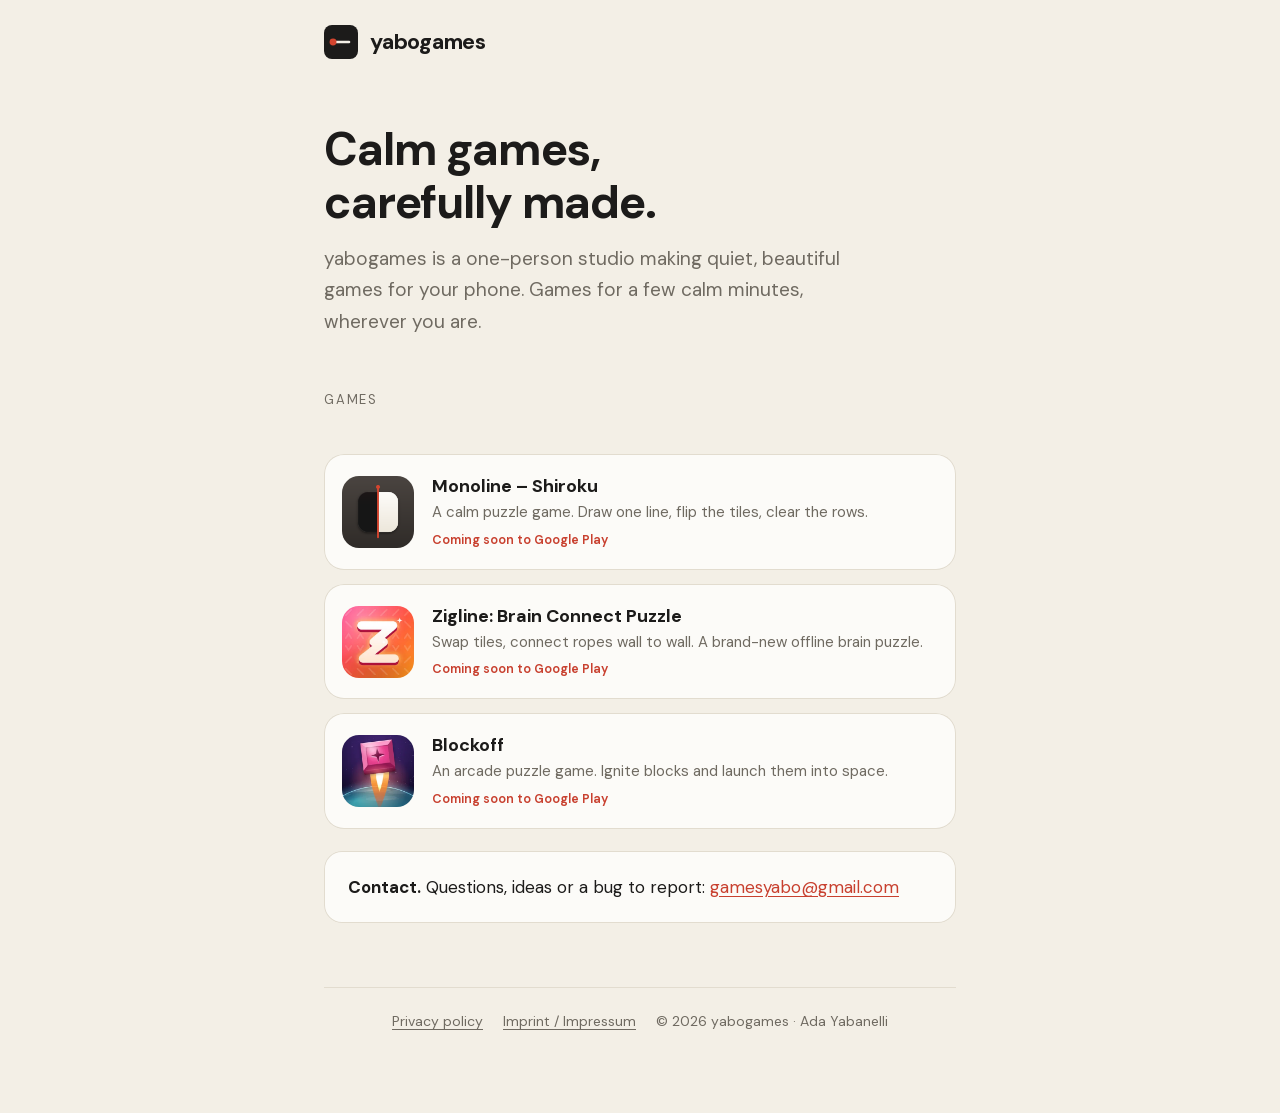
<file: index.html>
<!DOCTYPE html>
<html lang="en">
<head>
<meta charset="utf-8">
<meta name="viewport" content="width=device-width, initial-scale=1">
<title>yabogames</title>
<meta name="description" content="yabogames is a one-person game studio making calm, carefully made games for your phone.">
<link rel="icon" type="image/svg+xml" href="favicon.svg">
<link rel="stylesheet" href="style.css">
</head>
<body>
<main class="studio">
  <a class="brand" href="index.html"><img src="favicon.svg" alt="" width="34" height="34">yabogames</a>
  <h1>Calm games,<br>carefully made.</h1>
  <p class="lead">yabogames is a one-person studio making quiet, beautiful games for your phone. Games for a few calm minutes, wherever you are.</p>

  <p class="label">Games</p>
  <div class="games">
    <a class="game" href="monoline/">
      <img src="monoline/icon.png" alt="Monoline – Shiroku icon">
      <div><b>Monoline – Shiroku</b><span>A calm puzzle game. Draw one line, flip the tiles, clear the rows.</span><em>Coming soon to Google Play</em></div>
    </a>
    <a class="game" href="zigline/">
      <img src="zigline/icon.png" alt="Zigline: Brain Connect Puzzle icon">
      <div><b>Zigline: Brain Connect Puzzle</b><span>Swap tiles, connect ropes wall to wall. A brand-new offline brain puzzle.</span><em>Coming soon to Google Play</em></div>
    </a>
    <a class="game" href="blockoff/">
      <img src="blockoff/icon.png" alt="Blockoff icon">
      <div><b>Blockoff</b><span>An arcade puzzle game. Ignite blocks and launch them into space.</span><em>Coming soon to Google Play</em></div>
    </a>
  </div>

  <div class="card">
    <p><strong>Contact.</strong> Questions, ideas or a bug to report: <a href="mailto:gamesyabo@gmail.com">gamesyabo@gmail.com</a></p>
  </div>

  <footer>
    <a href="privacy.html">Privacy policy</a>
    <a href="imprint.html">Imprint / Impressum</a>
    <span>© 2026 yabogames · Ada Yabanelli</span>
  </footer>
</main>
</body>
</html>
</file>
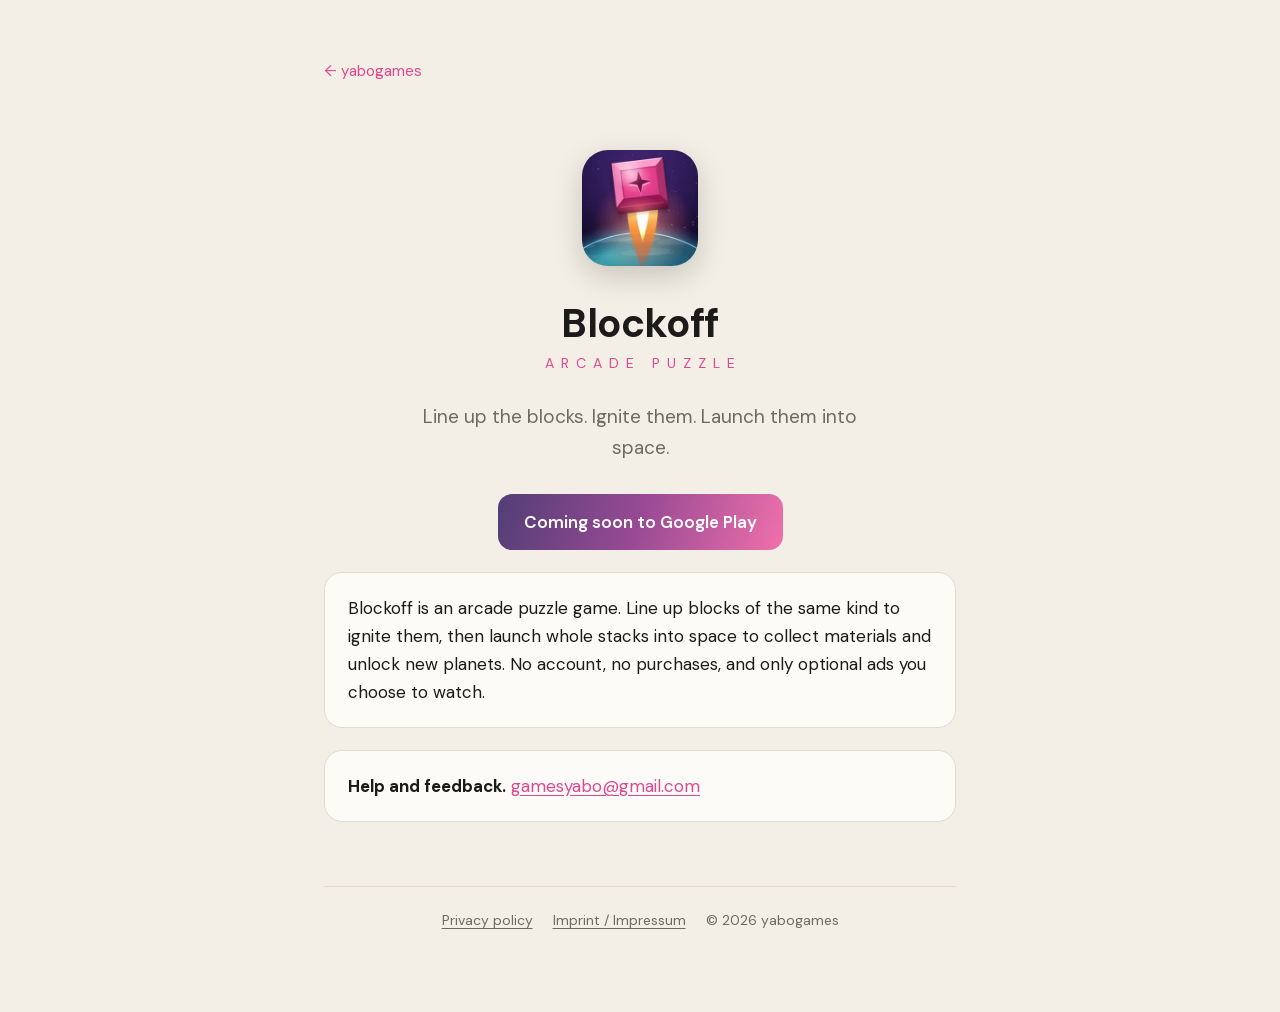
<file: blockoff/index.html>
<!DOCTYPE html>
<html lang="en">
<head>
<meta charset="utf-8">
<meta name="viewport" content="width=device-width, initial-scale=1">
<title>Blockoff · yabogames</title>
<meta name="description" content="An arcade puzzle game: ignite blocks and launch whole stacks into space.">
<link rel="icon" type="image/png" href="favicon.png">
<link rel="stylesheet" href="../style.css">
</head>
<body class="blockoff">
<main>
  <a class="back" href="../index.html">← yabogames</a>
  <section class="hero">
    <img src="icon.png" alt="Blockoff app icon">
    <h1>Blockoff</h1>
    <div class="sub">Arcade Puzzle</div>
    <p class="lead">Line up the blocks. Ignite them. Launch them into space.</p>
    <span class="button soon">Coming soon to Google Play</span>
  </section>
  <div class="card">
    <p>Blockoff is an arcade puzzle game. Line up blocks of the same kind to ignite them, then launch whole stacks into space to collect materials and unlock new planets. No account, no purchases, and only optional ads you choose to watch.</p>
  </div>
  <div class="card">
    <p><strong>Help and feedback.</strong> <a href="mailto:gamesyabo@gmail.com">gamesyabo@gmail.com</a></p>
  </div>
  <footer>
    <a href="../privacy.html">Privacy policy</a>
    <a href="../imprint.html">Imprint / Impressum</a>
    <span>© 2026 yabogames</span>
  </footer>
</main>
</body>
</html>
</file>
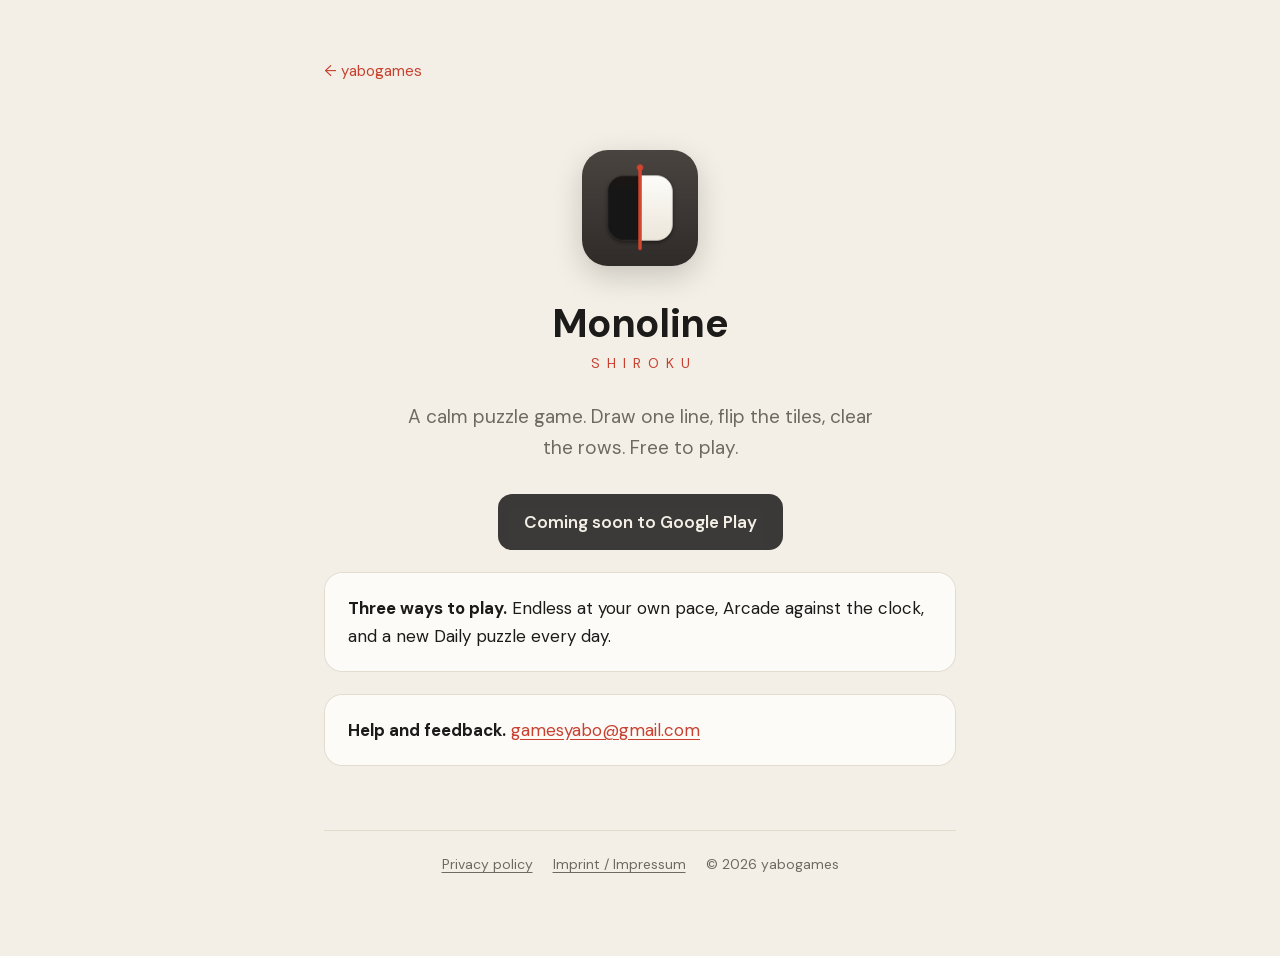
<file: monoline/index.html>
<!DOCTYPE html>
<html lang="en">
<head>
<meta charset="utf-8">
<meta name="viewport" content="width=device-width, initial-scale=1">
<title>Monoline – Shiroku · yabogames</title>
<meta name="description" content="A calm puzzle game about drawing one line and flipping tiles.">
<link rel="icon" type="image/svg+xml" href="favicon.svg">
<link rel="stylesheet" href="../style.css">
</head>
<body>
<main>
  <a class="back" href="../index.html">← yabogames</a>
  <section class="hero">
    <img src="icon.png" alt="Monoline – Shiroku app icon">
    <h1>Monoline</h1>
    <div class="sub">Shiroku</div>
    <p class="lead">A calm puzzle game. Draw one line, flip the tiles, clear the rows. Free to play.</p>
    <span class="button soon">Coming soon to Google Play</span>
  </section>
  <div class="card">
    <p><strong>Three ways to play.</strong> Endless at your own pace, Arcade against the clock, and a new Daily puzzle every day.</p>
  </div>
  <div class="card">
    <p><strong>Help and feedback.</strong> <a href="mailto:gamesyabo@gmail.com">gamesyabo@gmail.com</a></p>
  </div>
  <footer>
    <a href="../privacy.html">Privacy policy</a>
    <a href="../imprint.html">Imprint / Impressum</a>
    <span>© 2026 yabogames</span>
  </footer>
</main>
</body>
</html>
</file>
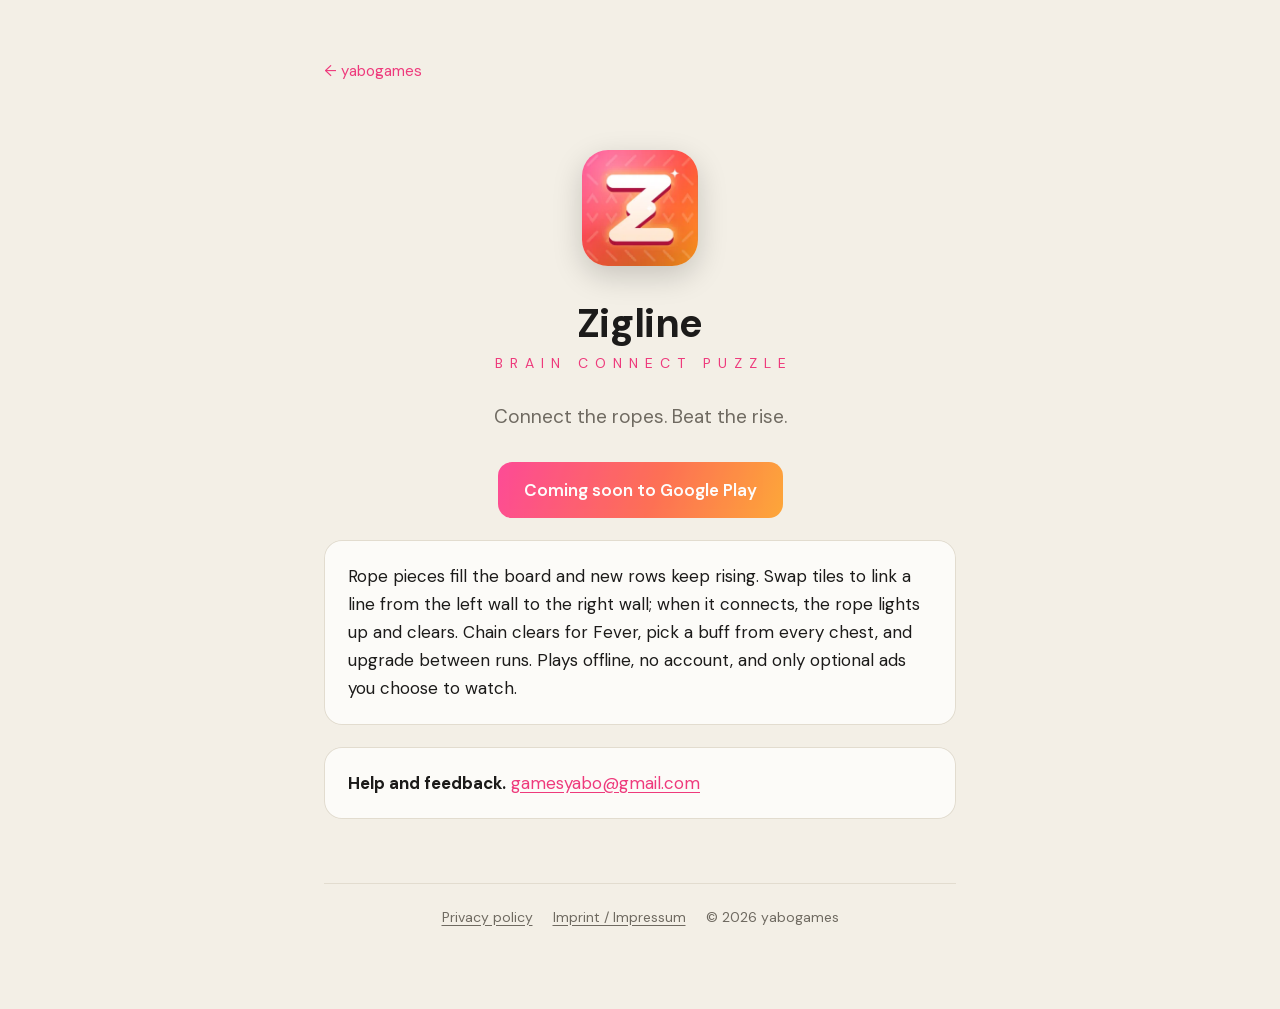
<file: zigline/index.html>
<!DOCTYPE html>
<html lang="en">
<head>
<meta charset="utf-8">
<meta name="viewport" content="width=device-width, initial-scale=1">
<title>Zigline: Brain Connect Puzzle · yabogames</title>
<meta name="description" content="Swap tiles, connect ropes wall to wall. A brand-new offline brain puzzle.">
<link rel="icon" type="image/png" href="favicon.png">
<link rel="stylesheet" href="../style.css">
</head>
<body class="zigline">
<main>
  <a class="back" href="../index.html">← yabogames</a>
  <section class="hero">
    <img src="icon.png" alt="Zigline: Brain Connect Puzzle app icon">
    <h1>Zigline</h1>
    <div class="sub">Brain Connect Puzzle</div>
    <p class="lead">Connect the ropes. Beat the rise.</p>
    <span class="button soon">Coming soon to Google Play</span>
  </section>
  <div class="card">
    <p>Rope pieces fill the board and new rows keep rising. Swap tiles to link a line from the left wall to the right wall; when it connects, the rope lights up and clears. Chain clears for Fever, pick a buff from every chest, and upgrade between runs. Plays offline, no account, and only optional ads you choose to watch.</p>
  </div>
  <div class="card">
    <p><strong>Help and feedback.</strong> <a href="mailto:gamesyabo@gmail.com">gamesyabo@gmail.com</a></p>
  </div>
  <footer>
    <a href="../privacy.html">Privacy policy</a>
    <a href="../imprint.html">Imprint / Impressum</a>
    <span>© 2026 yabogames</span>
  </footer>
</main>
</body>
</html>
</file>
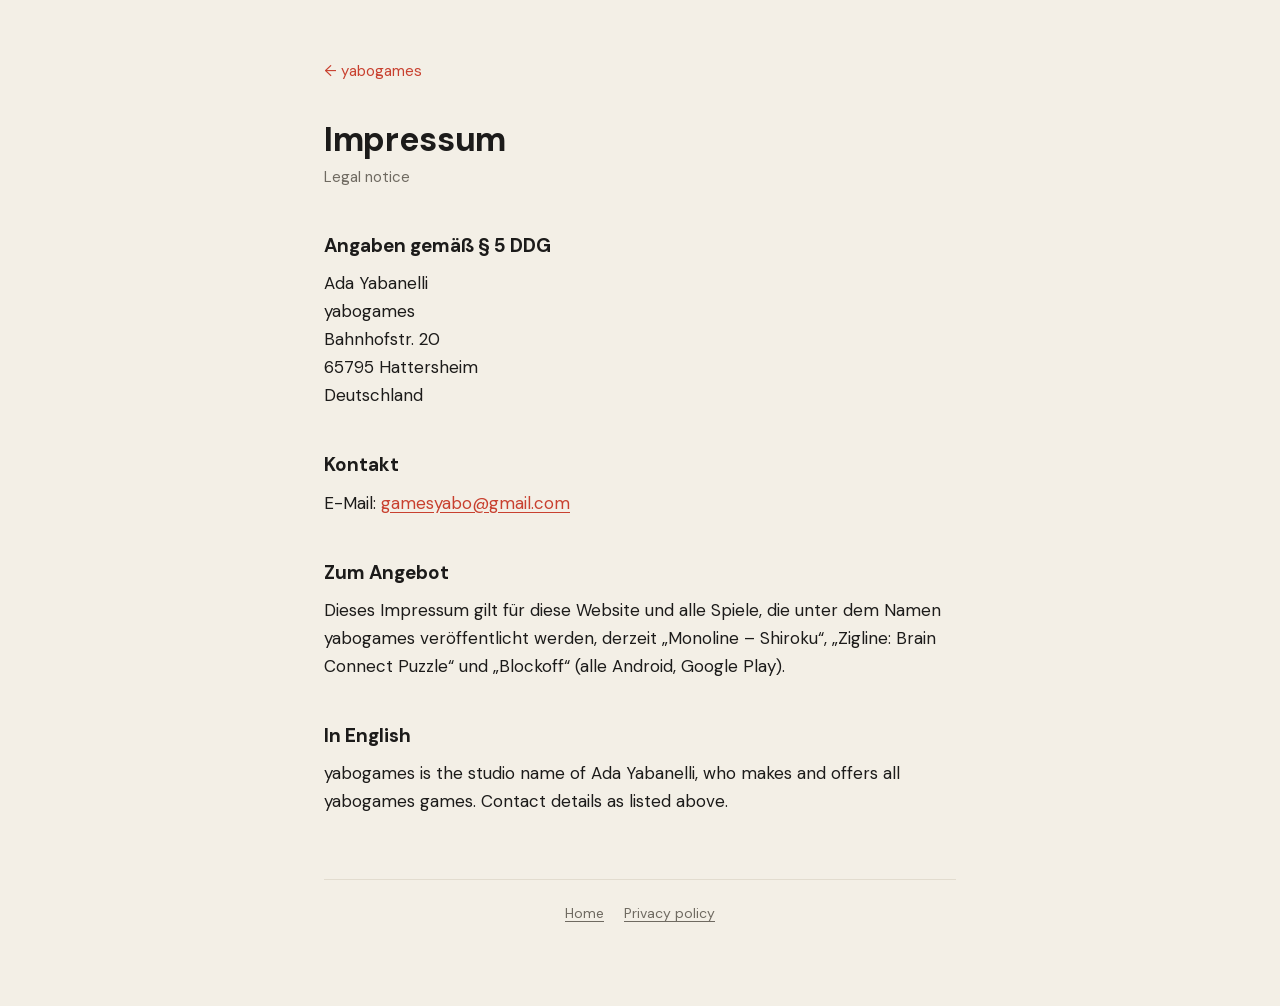
<file: imprint.html>
<!DOCTYPE html>
<html lang="de">
<head>
<meta charset="utf-8">
<meta name="viewport" content="width=device-width, initial-scale=1">
<title>Impressum · yabogames</title>
<link rel="icon" type="image/svg+xml" href="favicon.svg">
<link rel="stylesheet" href="style.css">
</head>
<body>
<main>
  <a class="back" href="index.html">← yabogames</a>
  <h1>Impressum</h1>
  <p class="meta">Legal notice</p>

  <h2>Angaben gemäß § 5 DDG</h2>
  <p>
    Ada Yabanelli<br>
    yabogames<br>
    Bahnhofstr. 20<br>
    65795 Hattersheim<br>
    Deutschland
  </p>

  <h2>Kontakt</h2>
  <p>E-Mail: <a href="mailto:gamesyabo@gmail.com">gamesyabo@gmail.com</a></p>

  <h2>Zum Angebot</h2>
  <p>Dieses Impressum gilt für diese Website und alle Spiele, die unter dem Namen yabogames veröffentlicht werden, derzeit „Monoline – Shiroku“, „Zigline: Brain Connect Puzzle“ und „Blockoff“ (alle Android, Google Play).</p>

  <h2 lang="en">In English</h2>
  <p lang="en">yabogames is the studio name of Ada Yabanelli, who makes and offers all yabogames games. Contact details as listed above.</p>

  <footer>
    <a href="index.html">Home</a>
    <a href="privacy.html">Privacy policy</a>
  </footer>
</main>
</body>
</html>
</file>
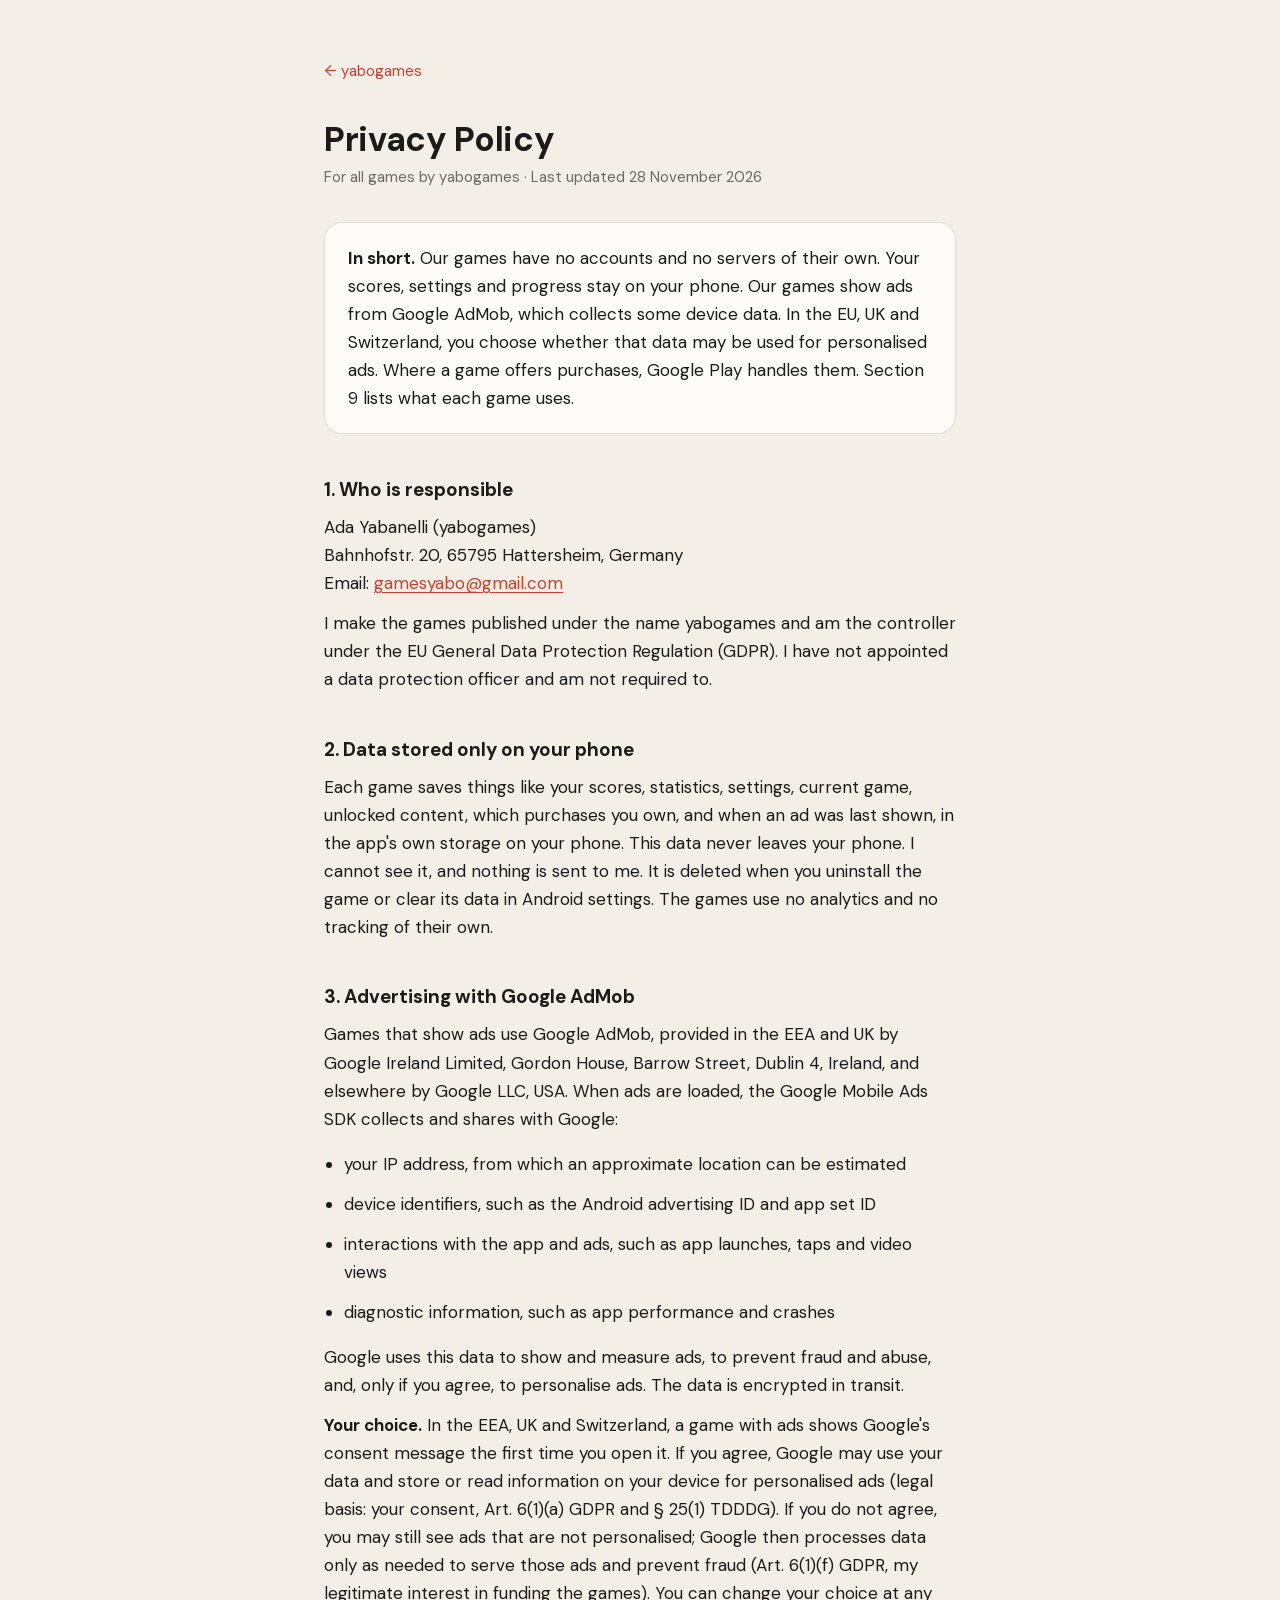
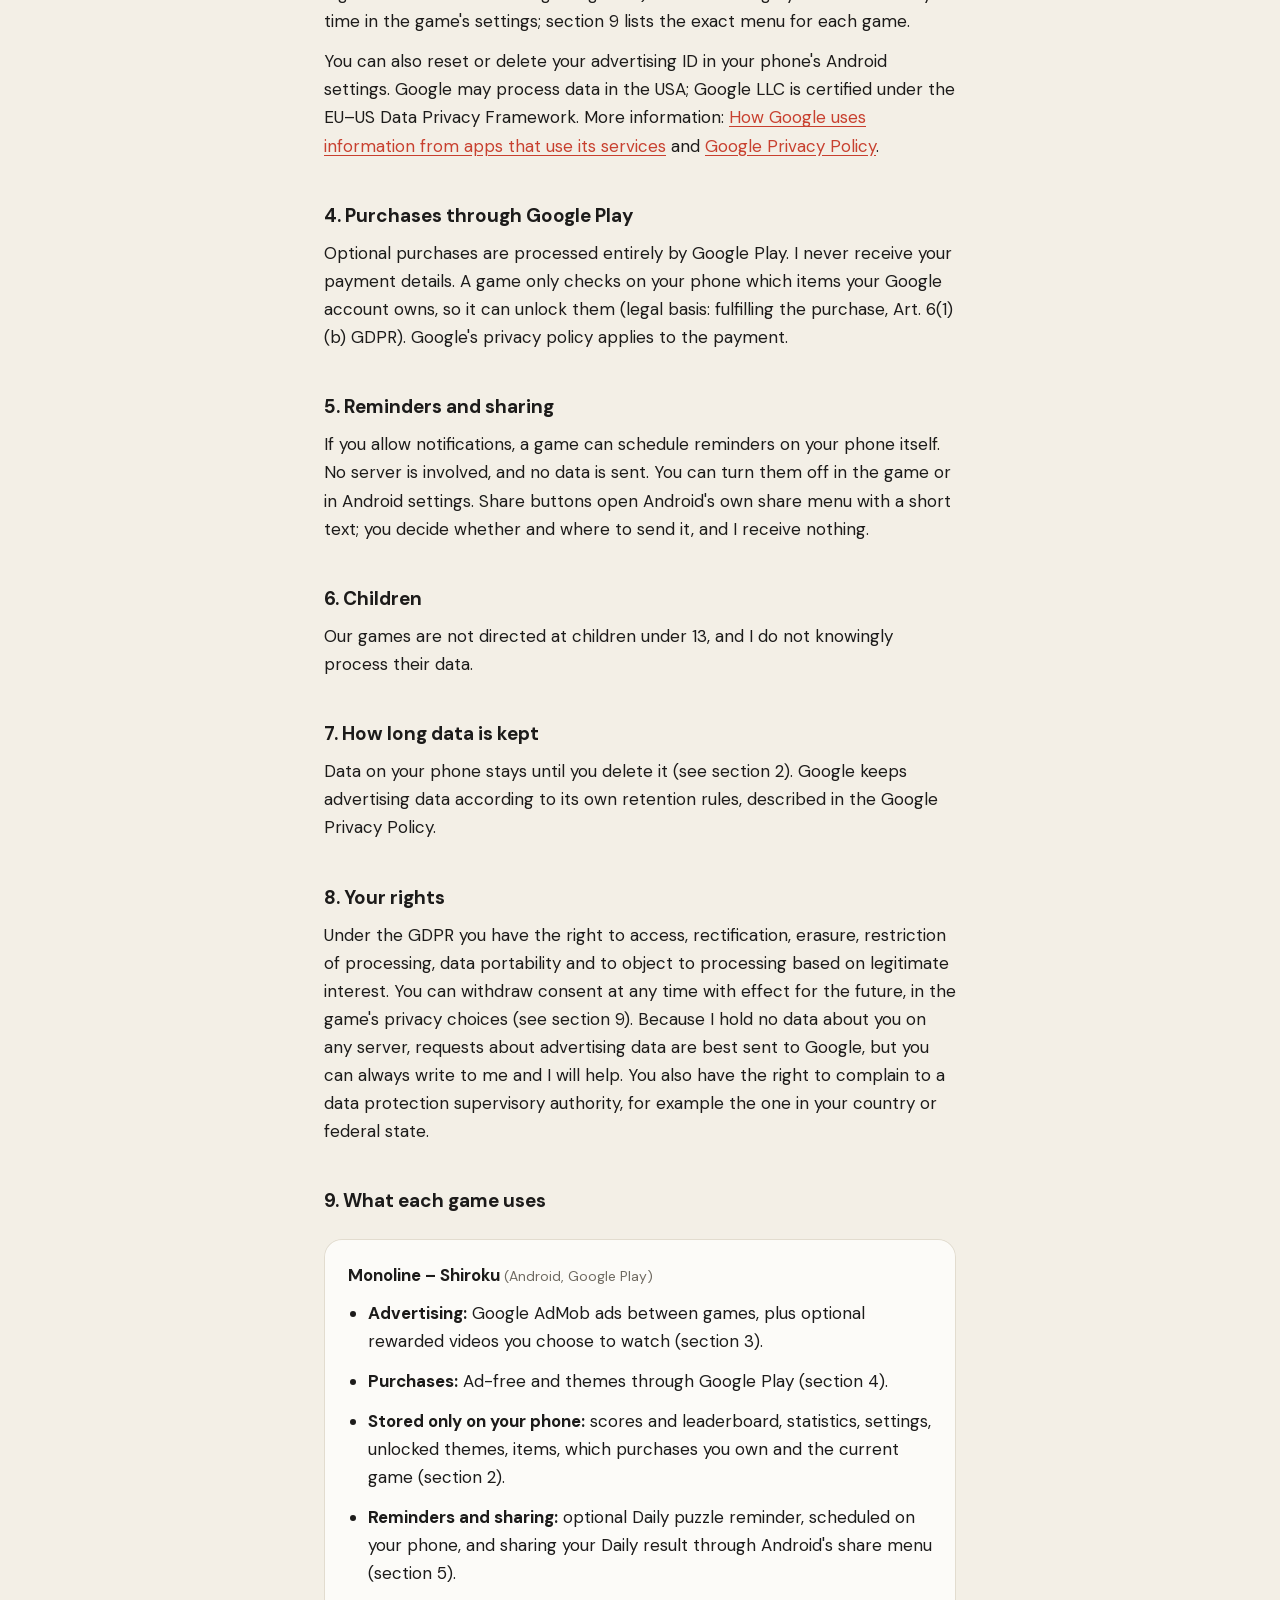
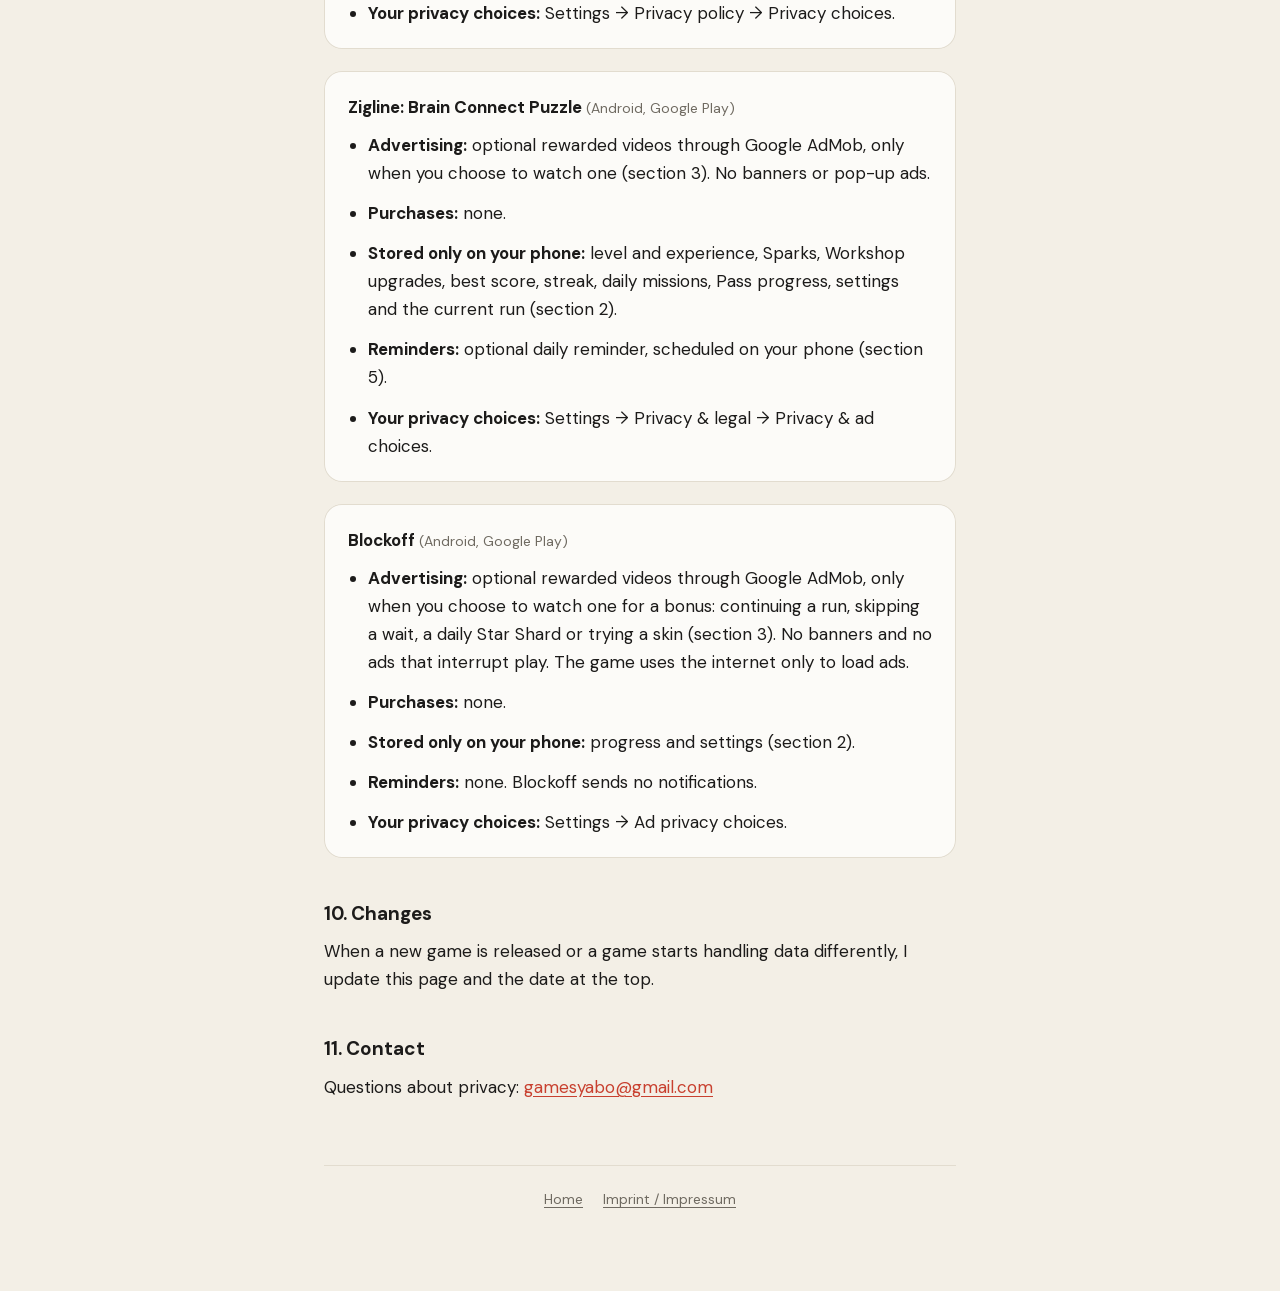
<file: privacy.html>
<!DOCTYPE html>
<html lang="en">
<head>
<meta charset="utf-8">
<meta name="viewport" content="width=device-width, initial-scale=1">
<title>Privacy Policy · yabogames</title>
<link rel="icon" type="image/svg+xml" href="favicon.svg">
<link rel="stylesheet" href="style.css">
</head>
<body>
<main>
  <a class="back" href="index.html">← yabogames</a>
  <h1>Privacy Policy</h1>
  <p class="meta">For all games by yabogames · Last updated 28 November 2026</p>

  <div class="card">
    <p><strong>In short.</strong> Our games have no accounts and no servers of their own. Your scores, settings and progress stay on your phone. Our games show ads from Google AdMob, which collects some device data. In the EU, UK and Switzerland, you choose whether that data may be used for personalised ads. Where a game offers purchases, Google Play handles them. Section 9 lists what each game uses.</p>
  </div>

  <h2>1. Who is responsible</h2>
  <p>
    Ada Yabanelli (yabogames)<br>
    Bahnhofstr. 20, 65795 Hattersheim, Germany<br>
    Email: <a href="mailto:gamesyabo@gmail.com">gamesyabo@gmail.com</a>
  </p>
  <p>I make the games published under the name yabogames and am the controller under the EU General Data Protection Regulation (GDPR). I have not appointed a data protection officer and am not required to.</p>

  <h2>2. Data stored only on your phone</h2>
  <p>Each game saves things like your scores, statistics, settings, current game, unlocked content, which purchases you own, and when an ad was last shown, in the app's own storage on your phone. This data never leaves your phone. I cannot see it, and nothing is sent to me. It is deleted when you uninstall the game or clear its data in Android settings. The games use no analytics and no tracking of their own.</p>

  <h2>3. Advertising with Google AdMob</h2>
  <p>Games that show ads use Google AdMob, provided in the EEA and UK by Google Ireland Limited, Gordon House, Barrow Street, Dublin 4, Ireland, and elsewhere by Google LLC, USA. When ads are loaded, the Google Mobile Ads SDK collects and shares with Google:</p>
  <ul>
    <li>your IP address, from which an approximate location can be estimated</li>
    <li>device identifiers, such as the Android advertising ID and app set ID</li>
    <li>interactions with the app and ads, such as app launches, taps and video views</li>
    <li>diagnostic information, such as app performance and crashes</li>
  </ul>
  <p>Google uses this data to show and measure ads, to prevent fraud and abuse, and, only if you agree, to personalise ads. The data is encrypted in transit.</p>
  <p><strong>Your choice.</strong> In the EEA, UK and Switzerland, a game with ads shows Google's consent message the first time you open it. If you agree, Google may use your data and store or read information on your device for personalised ads (legal basis: your consent, Art. 6(1)(a) GDPR and § 25(1) TDDDG). If you do not agree, you may still see ads that are not personalised; Google then processes data only as needed to serve those ads and prevent fraud (Art. 6(1)(f) GDPR, my legitimate interest in funding the games). You can change your choice at any time in the game's settings; section 9 lists the exact menu for each game.</p>
  <p>You can also reset or delete your advertising ID in your phone's Android settings. Google may process data in the USA; Google LLC is certified under the EU–US Data Privacy Framework. More information: <a href="https://policies.google.com/technologies/partner-sites">How Google uses information from apps that use its services</a> and <a href="https://policies.google.com/privacy">Google Privacy Policy</a>.</p>

  <h2>4. Purchases through Google Play</h2>
  <p>Optional purchases are processed entirely by Google Play. I never receive your payment details. A game only checks on your phone which items your Google account owns, so it can unlock them (legal basis: fulfilling the purchase, Art. 6(1)(b) GDPR). Google's privacy policy applies to the payment.</p>

  <h2>5. Reminders and sharing</h2>
  <p>If you allow notifications, a game can schedule reminders on your phone itself. No server is involved, and no data is sent. You can turn them off in the game or in Android settings. Share buttons open Android's own share menu with a short text; you decide whether and where to send it, and I receive nothing.</p>

  <h2>6. Children</h2>
  <p>Our games are not directed at children under 13, and I do not knowingly process their data.</p>

  <h2>7. How long data is kept</h2>
  <p>Data on your phone stays until you delete it (see section 2). Google keeps advertising data according to its own retention rules, described in the Google Privacy Policy.</p>

  <h2>8. Your rights</h2>
  <p>Under the GDPR you have the right to access, rectification, erasure, restriction of processing, data portability and to object to processing based on legitimate interest. You can withdraw consent at any time with effect for the future, in the game's privacy choices (see section 9). Because I hold no data about you on any server, requests about advertising data are best sent to Google, but you can always write to me and I will help. You also have the right to complain to a data protection supervisory authority, for example the one in your country or federal state.</p>

  <h2>9. What each game uses</h2>
  <div class="card game-policy">
    <h3>Monoline – Shiroku <small>(Android, Google Play)</small></h3>
    <ul>
      <li><strong>Advertising:</strong> Google AdMob ads between games, plus optional rewarded videos you choose to watch (section 3).</li>
      <li><strong>Purchases:</strong> Ad-free and themes through Google Play (section 4).</li>
      <li><strong>Stored only on your phone:</strong> scores and leaderboard, statistics, settings, unlocked themes, items, which purchases you own and the current game (section 2).</li>
      <li><strong>Reminders and sharing:</strong> optional Daily puzzle reminder, scheduled on your phone, and sharing your Daily result through Android's share menu (section 5).</li>
      <li><strong>Your privacy choices:</strong> Settings → Privacy policy → Privacy choices.</li>
    </ul>
  </div>

  <div class="card game-policy">
    <h3>Zigline: Brain Connect Puzzle <small>(Android, Google Play)</small></h3>
    <ul>
      <li><strong>Advertising:</strong> optional rewarded videos through Google AdMob, only when you choose to watch one (section 3). No banners or pop-up ads.</li>
      <li><strong>Purchases:</strong> none.</li>
      <li><strong>Stored only on your phone:</strong> level and experience, Sparks, Workshop upgrades, best score, streak, daily missions, Pass progress, settings and the current run (section 2).</li>
      <li><strong>Reminders:</strong> optional daily reminder, scheduled on your phone (section 5).</li>
      <li><strong>Your privacy choices:</strong> Settings → Privacy &amp; legal → Privacy &amp; ad choices.</li>
    </ul>
  </div>

  <div class="card game-policy">
    <h3>Blockoff <small>(Android, Google Play)</small></h3>
    <ul>
      <li><strong>Advertising:</strong> optional rewarded videos through Google AdMob, only when you choose to watch one for a bonus: continuing a run, skipping a wait, a daily Star Shard or trying a skin (section 3). No banners and no ads that interrupt play. The game uses the internet only to load ads.</li>
      <li><strong>Purchases:</strong> none.</li>
      <li><strong>Stored only on your phone:</strong> progress and settings (section 2).</li>
      <li><strong>Reminders:</strong> none. Blockoff sends no notifications.</li>
      <li><strong>Your privacy choices:</strong> Settings → Ad privacy choices.</li>
    </ul>
  </div>

  <h2>10. Changes</h2>
  <p>When a new game is released or a game starts handling data differently, I update this page and the date at the top.</p>

  <h2>11. Contact</h2>
  <p>Questions about privacy: <a href="mailto:gamesyabo@gmail.com">gamesyabo@gmail.com</a></p>

  <footer>
    <a href="index.html">Home</a>
    <a href="imprint.html">Imprint / Impressum</a>
  </footer>
</main>
</body>
</html>
</file>
<file: style.css>
@font-face { font-family: "DM Sans"; src: url(fonts/dm-sans.woff) format("woff"); font-weight: 400 800; font-display: swap; }
:root { --bg: #f3efe6; --text: #1c1b1a; --muted: #6f6a61; --line: #c8402f; --soft: #e2dccf; --card: #fcfbf8; }
@media (prefers-color-scheme: dark) { :root { --bg: #151413; --text: #ece8df; --muted: #a39d92; --line: #e0533f; --soft: #2b2927; --card: #1d1c1a; } }
* { box-sizing: border-box; }
html { -webkit-text-size-adjust: 100%; }
body { margin: 0; background: var(--bg); color: var(--text); font: 17px/1.65 "DM Sans", system-ui, -apple-system, "Segoe UI", sans-serif; }
main { max-width: 680px; margin: 0 auto; padding: 56px 24px 80px; }
a { color: var(--line); text-underline-offset: 3px; }
h1 { font-size: 34px; line-height: 1.15; letter-spacing: -.01em; margin: 0 0 6px; }
h2 { font-size: 19px; margin: 40px 0 8px; }
p, li { margin: 0 0 12px; }
ul { padding-left: 20px; }
.meta { color: var(--muted); font-size: 15px; margin-bottom: 32px; }
.back { display: inline-block; margin-bottom: 36px; font-size: 15px; text-decoration: none; }
.fill { background: color-mix(in srgb, var(--line) 16%, transparent); border-radius: 4px; padding: 0 4px; }
.card { background: var(--card); border-radius: 18px; padding: 22px 24px; box-shadow: inset 0 0 0 1px var(--soft); margin: 22px 0; }
.card p:last-child { margin: 0; }
.hero { text-align: center; padding-top: 30px; }
.hero img { width: 116px; height: 116px; border-radius: 26px; box-shadow: 0 10px 30px rgba(0,0,0,.18); }
.hero h1 { margin-top: 26px; font-size: 40px; }
.sub { color: var(--line); letter-spacing: .5em; text-transform: uppercase; font-size: 14px; padding-left: .5em; margin-bottom: 26px; }
.lead { font-size: 19px; color: var(--muted); max-width: 470px; margin: 0 auto 30px; }
.button.soon { opacity: .85; cursor: default; }
.button { display: inline-block; background: var(--text); color: var(--bg); text-decoration: none; font-weight: 600; padding: 14px 26px; border-radius: 14px; }
footer { margin-top: 64px; padding-top: 22px; border-top: 1px solid var(--soft); color: var(--muted); font-size: 14px; display: flex; gap: 20px; flex-wrap: wrap; justify-content: center; }
footer a { color: var(--muted); }
.brand { display: inline-flex; align-items: center; gap: 12px; font-weight: 700; font-size: 22px; letter-spacing: -.01em; color: var(--text); text-decoration: none; }
.brand svg { width: 34px; height: 34px; }
.studio { padding-top: 24px; }
.studio h1 { font-size: 46px; letter-spacing: -.025em; margin: 56px 0 14px; }
.studio .lead { margin: 0 0 8px; text-align: left; max-width: 520px; }
.games { display: grid; gap: 14px; margin-top: 44px; }
.game { display: flex; align-items: center; gap: 18px; padding: 18px; border-radius: 20px; background: var(--card); box-shadow: inset 0 0 0 1px var(--soft); color: var(--text); text-decoration: none; transition: transform .2s; }
.game:hover { transform: translateY(-2px); }
.game img { width: 72px; height: 72px; border-radius: 17px; flex: none; }
.game b { display: block; font-size: 18px; }
.game span { display: block; color: var(--muted); font-size: 15px; line-height: 1.45; }
.game em { display: inline-block; margin-top: 6px; font-style: normal; font-size: 12.5px; font-weight: 600; color: var(--line); }
.label { color: var(--muted); font-size: 13px; letter-spacing: .14em; text-transform: uppercase; margin: 52px 0 0; }
.game-policy h3 { font-size: 17px; margin: 0 0 10px; }
.game-policy h3 small { font-weight: 400; color: var(--muted); font-size: 14px; }
.game-policy ul { margin: 0; }
.game-policy li:last-child { margin-bottom: 0; }
.zigline { --line: #EE3A7C; }
.zigline .button { background: linear-gradient(110deg, #FF2E88, #FF5A3C 55%, #FF9A1A); color: #fff; }
.blockoff { --line: #E0478F; }
.blockoff .button { background: linear-gradient(110deg, #351F62, #8A2E86 50%, #EF5BA1); color: #fff; }
</file>
